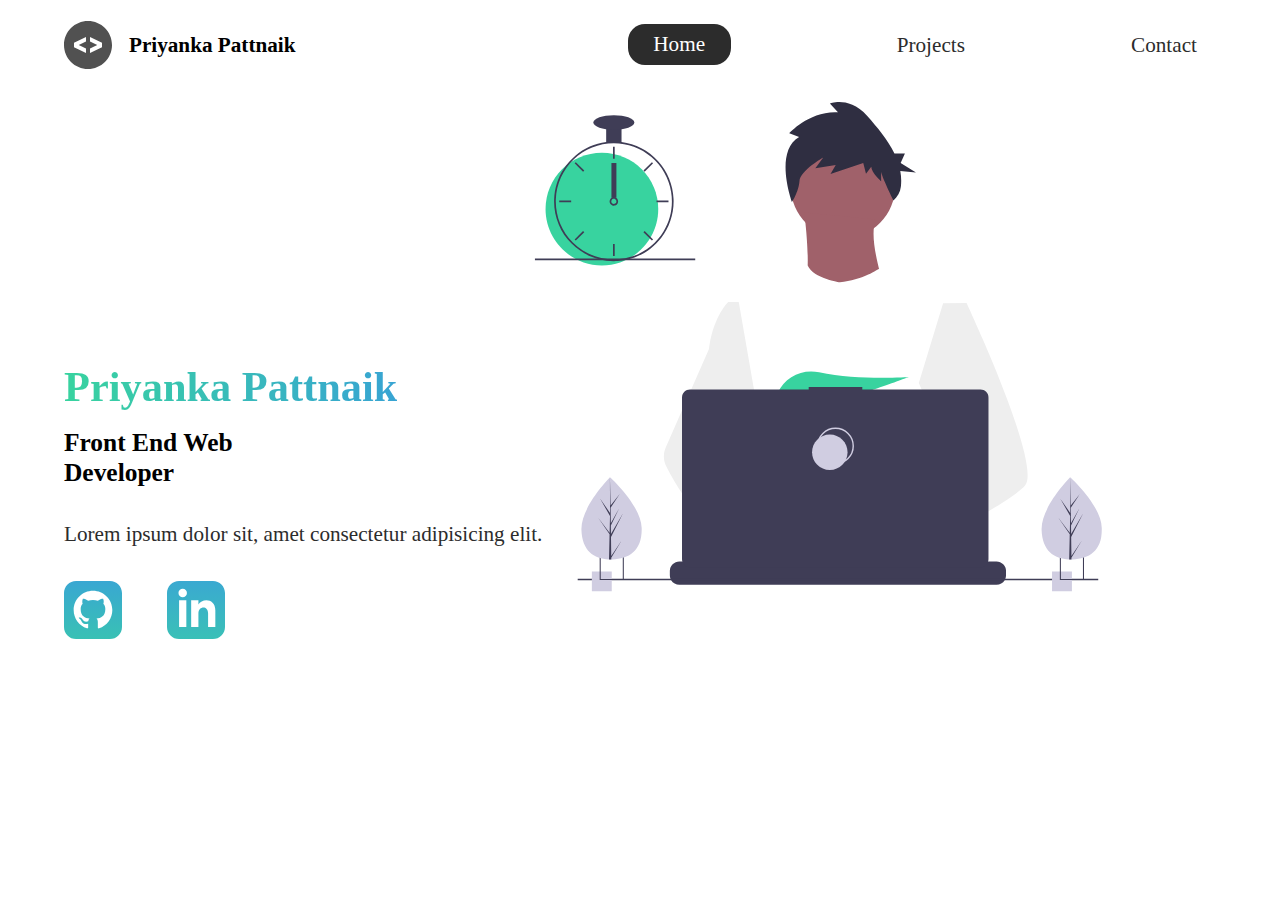
<file: index.html>
<!DOCTYPE html>
<html lang="en">
<head>
    <meta charset="UTF-8">
    <meta name="viewport" content="width=device-width, initial-scale=1.0">
    <meta name="description"
    content="Priyanka pattnaik is a front end web developer" />
    <meta name="robots" content="index,follow" />   
    <link rel="stylesheet" href="./styles/style.css">
    <title>Priyanka Pattnaik | Web Developer </title>
</head>
<body>
    <header class="main-head">
        <nav>
            <div class="logo">
                <img src="./icons/code.svg" alt="logo">
                <h1>Priyanka Pattnaik</h1>
            </div>
            <ul>
                <li><a class="active" href="/">Home</a></li>
                <li><a href="/projects">Projects</a></li>
                <li><a href="./contact">Contact</a></li>
            </ul>
        </nav>
    </header>
    <section class="intro">
        <div class="intro-text">
            <h2>Priyanka Pattnaik</h2>
            <h3>Front End Web <br> Developer</h3>
            <p>Lorem ipsum dolor sit, amet consectetur adipisicing elit.</p>
            <div class="intro-social">
               <a href="#"><img src="./icons/github.svg" alt=""></a> 
               <a href="#"><img src="./icons/linked-in.svg" alt=""></a> 
            </div>
        </div>
        <div class="intro-images">
            <svg
            width="599"
            height="490"
            viewBox="0 0 799 690"
            fill="none"
            xmlns="http://www.w3.org/2000/svg"
          >
            <g id="undraw_dev_productivity_umsq (1) 1" clip-path="url(#clip0)">
              <path
                id="Vector"
                d="M516.92 624.636C516.92 624.636 512.16 626.266 504.42 628.576C487.31 633.706 455.65 642.216 428.82 643.916C405.72 645.396 386.2 641.836 382.63 626.766C381.1 620.286 383.27 614.956 388 610.576C402.12 597.486 439 592.796 468.25 591.186C476.51 590.736 484.15 590.526 490.51 590.446C501.31 590.306 508.39 590.526 508.39 590.526L508.56 591.186L516.92 624.636Z"
                fill="#A0616A"
              />
              <path
                id="Vector_2"
                d="M436.99 672.586C418.61 695.346 342.73 647.666 316.19 629.886C310.41 626.016 306.97 623.566 306.97 623.566L331.25 591.186L338.94 580.936C338.94 580.936 345.82 584.586 355.99 590.526C356.36 590.746 356.73 590.966 357.11 591.186C365.88 596.336 376.89 603.066 388 610.576C403.33 620.946 418.83 632.776 428.82 643.916C438.59 654.806 443.08 665.036 436.99 672.586Z"
                fill="#A0616A"
              />
              <g id="me">
                <path
                  id="Vector_3"
                  d="M434.672 191.952C475.283 191.607 507.926 158.406 507.582 117.795C507.237 77.1832 474.036 44.5403 433.425 44.8847C392.813 45.2291 360.17 78.4303 360.515 119.042C360.859 159.653 394.06 192.296 434.672 191.952Z"
                  fill="#A0616A"
                />
                <path
                  id="Vector_4"
                  d="M379.477 155.65C379.477 155.65 394.216 259.972 373.002 271.875C351.787 283.779 499.929 283.588 499.929 283.588C499.929 283.588 466.124 193.284 480.809 165.449L379.477 155.65Z"
                  fill="#A0616A"
                />
                <path
                  id="Vector_5"
                  d="M608.101 283.199L596.257 339.402L571.214 458.308L570.49 464.815L562.138 540.138L556.582 590.177L552.857 623.79C528.584 636.526 510.988 645.326 510.988 645.326C510.988 645.326 509.404 637.719 506.871 627.99C489.805 633.265 458.218 642.043 431.404 643.97C441.266 654.777 445.842 664.969 439.817 672.57C421.63 695.485 345.349 648.45 318.659 630.896C318.077 635.158 317.879 639.464 318.068 643.762L297.626 628.314L299.331 592.359L302.206 531.522L305.819 455.229C304.448 451.975 303.294 448.634 302.364 445.228C295.956 423.161 288.032 379.057 281.928 342.067C277.016 312.298 273.302 287.138 272.517 281.785C272.411 281.086 272.358 280.726 272.358 280.726L384.363 230.094C392.509 248.556 429.865 253.809 429.865 253.809C460.756 251.417 484.847 234.913 484.847 234.913L608.101 283.199Z"
                  fill="white"
                />
                <path
                  id="Vector_6"
                  d="M372.285 49.3811L358.49 43.9934C358.49 43.9934 386.969 12.1 426.99 14.513L415.635 2.22366C415.635 2.22366 443.04 -9.01799 468.283 19.6674C481.553 34.7467 496.908 52.4737 506.557 72.5077L521.281 72.3829L515.251 85.9663L536.874 99.3152L514.777 97.0719C516.155 104.471 516.421 112.034 515.566 119.511C514.683 126.991 510.928 133.835 505.094 138.598V138.598C505.094 138.598 487.743 103.449 487.696 97.9443L487.813 111.705C487.813 111.705 473.959 99.4371 473.889 91.1807L466.471 100.877L462.593 85.7717L416.475 101.301L423.87 88.8526L395.157 93.2246L406.278 77.9923C406.278 77.9923 373.932 96.1568 372.811 111.304C371.689 126.452 362.299 140.875 362.299 140.875C362.299 140.875 336.213 70.3294 372.285 49.3811Z"
                  fill="#2F2E41"
                />
                <path
                  id="Vector_7"
                  d="M690.215 540.422C682.794 548.605 664.338 560.992 641.951 574.422C633.623 579.413 624.757 584.559 615.71 589.676C594.122 601.889 571.514 614.001 552.857 623.79C528.584 636.526 510.988 645.326 510.988 645.326C510.988 645.326 509.403 637.719 506.871 627.99C503.48 614.968 498.397 598.141 493.184 590.715C493.002 590.456 492.82 590.218 492.638 589.979C491.121 588.022 489.601 586.885 488.112 586.897L562.138 540.138L594.127 519.926L570.489 464.814L540.842 395.683L557.908 339.727L575.062 283.479L608.101 283.199C608.101 283.199 619.243 306.985 633.514 340.166C635.647 345.128 637.851 350.299 640.096 355.64C669.469 425.394 706.176 522.836 690.215 540.422Z"
                  fill="#EEEEEE"
                />
                <path
                  id="Vector_8"
                  d="M358.123 591.2C355.41 591.212 352.702 591.456 350.029 591.928C327.074 596.073 320.47 616.94 318.659 630.896C318.077 635.158 317.879 639.464 318.068 643.761L297.626 628.314L290.178 622.687C272.316 616.628 256.353 605.733 242.483 592.84C230.449 581.456 219.634 568.849 210.213 555.223C200.831 541.793 192.448 527.692 185.134 513.034C183.094 508.943 181.977 504.454 181.864 499.884C181.751 495.314 182.644 490.775 184.48 486.588L209.154 430.327L245.218 348.098C245.471 346.146 245.752 344.237 246.059 342.371C252.995 300.511 272.367 281.786 272.367 281.786L287.286 281.659L297.778 341.932L310.813 416.815L302.364 445.227L282.839 510.845L302.205 531.522L358.123 591.2Z"
                  fill="#EEEEEE"
                />
              </g>
              <path
                id="Vector_9"
                d="M372.877 415.806L385.631 430.686C390.37 429.783 395.319 428.721 400.416 427.529L396.752 415.806L405.71 426.256C459.707 412.975 526.637 387.155 526.637 387.155C526.637 387.155 454.379 392.453 400.428 380.666C376.558 375.451 351.998 387.284 342.202 409.668C336.508 422.679 337.403 433.951 357.596 433.951C364.419 433.835 371.223 433.195 377.949 432.037L372.877 415.806Z"
                fill="#38D39F"
              />
              <path
                id="Vector_10"
                d="M663.65 660.386V666.456C663.654 668.122 663.345 669.774 662.74 671.326C662.472 672.018 662.147 672.687 661.77 673.326C660.578 675.326 658.887 676.983 656.862 678.133C654.838 679.283 652.549 679.887 650.22 679.886H203.67C201.342 679.887 199.053 679.283 197.028 678.133C195.003 676.983 193.312 675.326 192.12 673.326C191.743 672.687 191.419 672.018 191.15 671.326C190.546 669.774 190.237 668.122 190.24 666.456V660.386C190.24 658.622 190.587 656.876 191.262 655.246C191.936 653.616 192.926 652.136 194.173 650.888C195.42 649.641 196.901 648.652 198.53 647.977C200.16 647.302 201.906 646.955 203.67 646.956H229.41V644.126C229.41 644.052 229.425 643.979 229.453 643.911C229.481 643.843 229.522 643.782 229.574 643.73C229.626 643.678 229.688 643.636 229.756 643.608C229.824 643.58 229.897 643.566 229.97 643.566H243.4C243.474 643.566 243.547 643.58 243.615 643.608C243.683 643.636 243.745 643.678 243.797 643.73C243.849 643.782 243.89 643.843 243.918 643.911C243.946 643.979 243.96 644.052 243.96 644.126V646.956H252.35V644.126C252.35 644.052 252.365 643.979 252.393 643.911C252.421 643.843 252.462 643.782 252.514 643.73C252.566 643.678 252.628 643.636 252.696 643.608C252.764 643.58 252.837 643.566 252.91 643.566H266.34C266.414 643.566 266.487 643.58 266.555 643.608C266.623 643.636 266.684 643.678 266.736 643.73C266.789 643.782 266.83 643.843 266.858 643.911C266.886 643.979 266.9 644.052 266.9 644.126V646.956H275.3V644.126C275.3 644.052 275.315 643.979 275.343 643.911C275.371 643.843 275.412 643.782 275.464 643.73C275.516 643.678 275.578 643.636 275.646 643.608C275.714 643.58 275.787 643.566 275.86 643.566H289.29C289.364 643.566 289.437 643.58 289.505 643.608C289.573 643.636 289.634 643.678 289.686 643.73C289.739 643.782 289.78 643.843 289.808 643.911C289.836 643.979 289.85 644.052 289.85 644.126V646.956H298.24V644.126C298.24 644.052 298.255 643.979 298.283 643.911C298.311 643.843 298.352 643.782 298.404 643.73C298.456 643.678 298.518 643.636 298.586 643.608C298.654 643.58 298.727 643.566 298.8 643.566H312.23C312.304 643.566 312.377 643.58 312.445 643.608C312.513 643.636 312.574 643.678 312.626 643.73C312.678 643.782 312.72 643.843 312.748 643.911C312.776 643.979 312.79 644.052 312.79 644.126V646.956H321.18V644.126C321.18 644.052 321.194 643.979 321.223 643.911C321.251 643.843 321.292 643.782 321.344 643.73C321.396 643.678 321.458 643.636 321.526 643.608C321.594 643.58 321.667 643.566 321.74 643.566H335.17C335.244 643.566 335.317 643.58 335.385 643.608C335.453 643.636 335.514 643.678 335.566 643.73C335.618 643.782 335.66 643.843 335.688 643.911C335.716 643.979 335.73 644.052 335.73 644.126V646.956H344.13V644.126C344.13 644.052 344.145 643.979 344.173 643.911C344.201 643.843 344.242 643.782 344.294 643.73C344.346 643.678 344.408 643.636 344.476 643.608C344.544 643.58 344.617 643.566 344.69 643.566H358.12C358.194 643.566 358.267 643.58 358.335 643.608C358.403 643.636 358.464 643.678 358.516 643.73C358.569 643.782 358.61 643.843 358.638 643.911C358.666 643.979 358.68 644.052 358.68 644.126V646.956H367.07V644.126C367.07 644.052 367.085 643.979 367.113 643.911C367.141 643.843 367.182 643.782 367.234 643.73C367.286 643.678 367.348 643.636 367.416 643.608C367.484 643.58 367.557 643.566 367.63 643.566H472.83C472.904 643.566 472.977 643.58 473.045 643.608C473.113 643.636 473.174 643.678 473.227 643.73C473.279 643.782 473.32 643.843 473.348 643.911C473.376 643.979 473.39 644.052 473.39 644.126V646.956H481.79V644.126C481.79 644.052 481.804 643.979 481.833 643.911C481.861 643.843 481.902 643.782 481.954 643.73C482.006 643.678 482.068 643.636 482.136 643.608C482.204 643.58 482.277 643.566 482.35 643.566H495.78C495.928 643.567 496.07 643.627 496.175 643.732C496.279 643.836 496.339 643.978 496.34 644.126V646.956H504.73V644.126C504.73 644.052 504.745 643.979 504.773 643.911C504.801 643.843 504.842 643.782 504.894 643.73C504.946 643.678 505.008 643.636 505.076 643.608C505.144 643.58 505.217 643.566 505.29 643.566H518.72C518.794 643.566 518.867 643.58 518.935 643.608C519.003 643.636 519.065 643.678 519.117 643.73C519.169 643.782 519.21 643.843 519.238 643.911C519.266 643.979 519.28 644.052 519.28 644.126V646.956H527.67V644.126C527.67 644.052 527.685 643.979 527.713 643.911C527.741 643.843 527.782 643.782 527.834 643.73C527.886 643.678 527.948 643.636 528.016 643.608C528.084 643.58 528.157 643.566 528.23 643.566H541.66C541.734 643.566 541.807 643.58 541.875 643.608C541.943 643.636 542.005 643.678 542.057 643.73C542.109 643.782 542.15 643.843 542.178 643.911C542.206 643.979 542.22 644.052 542.22 644.126V646.956H550.62V644.126C550.62 644.052 550.635 643.979 550.663 643.911C550.691 643.843 550.732 643.782 550.784 643.73C550.836 643.678 550.898 643.636 550.966 643.608C551.034 643.58 551.107 643.566 551.18 643.566H564.61C564.757 643.568 564.898 643.628 565.001 643.733C565.104 643.837 565.161 643.979 565.16 644.126V646.956H573.56V644.126C573.56 644.052 573.575 643.979 573.603 643.911C573.631 643.843 573.672 643.782 573.724 643.73C573.776 643.678 573.838 643.636 573.906 643.608C573.974 643.58 574.047 643.566 574.12 643.566H587.55C587.624 643.566 587.697 643.58 587.765 643.608C587.833 643.636 587.895 643.678 587.947 643.73C587.999 643.782 588.04 643.843 588.068 643.911C588.096 643.979 588.11 644.052 588.11 644.126V646.956H596.5V644.126C596.5 644.052 596.515 643.979 596.543 643.911C596.571 643.843 596.612 643.782 596.664 643.73C596.716 643.678 596.778 643.636 596.846 643.608C596.914 643.58 596.987 643.566 597.06 643.566H610.49C610.564 643.566 610.637 643.58 610.705 643.608C610.773 643.636 610.835 643.678 610.887 643.73C610.939 643.782 610.98 643.843 611.008 643.911C611.036 643.979 611.05 644.052 611.05 644.126V646.956H650.22C651.984 646.955 653.731 647.302 655.36 647.977C656.99 648.652 658.471 649.641 659.718 650.888C660.965 652.136 661.954 653.616 662.629 655.246C663.304 656.876 663.651 658.622 663.65 660.386Z"
                fill="#3F3D56"
              />
              <path
                id="Vector_11"
                d="M793.5 671.326H60.5V673.326H793.5V671.326Z"
                fill="#3F3D56"
              />
              <path
                id="Vector_12"
                d="M627.694 404.757H461.251V401.326H385.78V404.757H218.651C215.665 404.757 212.801 405.943 210.69 408.054C208.578 410.166 207.392 413.029 207.392 416.015V643.927C207.392 646.913 208.578 649.776 210.69 651.888C212.801 653.999 215.665 655.185 218.651 655.185H627.694C630.68 655.185 633.544 653.999 635.655 651.888C637.767 649.776 638.953 646.913 638.953 643.927V416.015C638.953 414.537 638.662 413.073 638.096 411.707C637.53 410.341 636.701 409.1 635.655 408.054C634.61 407.009 633.369 406.18 632.003 405.614C630.637 405.048 629.173 404.757 627.694 404.757Z"
                fill="#3F3D56"
              />
              <path
                id="Vector_13"
                d="M423.5 509.326C437.307 509.326 448.5 498.133 448.5 484.326C448.5 470.519 437.307 459.326 423.5 459.326C409.693 459.326 398.5 470.519 398.5 484.326C398.5 498.133 409.693 509.326 423.5 509.326Z"
                stroke="#D0CDE1"
                stroke-width="2"
                stroke-miterlimit="10"
              />
              <path
                id="Vector_14"
                d="M415.5 518.326C429.307 518.326 440.5 507.133 440.5 493.326C440.5 479.519 429.307 468.326 415.5 468.326C401.693 468.326 390.5 479.519 390.5 493.326C390.5 507.133 401.693 518.326 415.5 518.326Z"
                fill="#D0CDE1"
              />
              <path
                id="Vector_15"
                d="M108.446 661.223H80.4463V689.223H108.446V661.223Z"
                fill="#D0CDE1"
              />
              <path
                id="Vector_16"
                d="M91.4502 639.223V673.223H125.45V639.223H91.4502ZM123.97 671.743H92.9202V640.703H123.97V671.743Z"
                fill="#3F3D56"
              />
              <path
                id="Vector_17"
                d="M756.446 661.223H728.446V689.223H756.446V661.223Z"
                fill="#D0CDE1"
              />
              <path
                id="Vector_18"
                d="M739.45 639.223V673.223H773.45V639.223H739.45ZM771.97 671.743H740.92V640.703H771.97V671.743Z"
                fill="#3F3D56"
              />
              <path
                id="Vector_19"
                d="M94.5802 230.113C138.399 230.113 173.921 194.592 173.921 150.773C173.921 106.955 138.399 71.4326 94.5802 71.4326C50.7617 71.4326 15.2397 106.955 15.2397 150.773C15.2397 194.592 50.7617 230.113 94.5802 230.113Z"
                fill="#38D39F"
              />
              <path
                id="Vector_20"
                d="M122.229 56.4899C115.045 55.5763 107.774 55.5763 100.59 56.4899C84.586 58.5913 69.5203 65.2398 57.181 75.6465C44.8417 86.0532 35.7467 99.7813 30.9754 115.202C28.8053 122.229 27.5764 129.514 27.3208 136.864C27.2848 137.886 27.2607 138.92 27.2607 139.954C27.283 162.264 36.1559 183.655 51.932 199.431C67.7082 215.207 89.0989 224.08 111.41 224.103C113.201 224.103 114.992 224.042 116.759 223.934C120.907 223.674 125.03 223.103 129.093 222.227C148.495 218.055 165.798 207.161 177.947 191.468C190.095 175.776 196.308 156.295 195.487 136.467C194.665 116.638 186.863 97.738 173.459 83.1039C160.054 68.4698 141.909 59.0435 122.229 56.4899H122.229ZM137.748 217.347H137.736C130.959 219.659 123.905 221.062 116.759 221.518C114.992 221.638 113.201 221.698 111.41 221.698C89.7377 221.672 68.961 213.051 53.6367 197.727C38.3123 182.402 29.6914 161.626 29.6649 139.954C29.6649 138.92 29.689 137.886 29.725 136.864C30.5514 115.744 39.5156 95.7617 54.7411 81.1008C69.9666 66.44 90.273 58.237 111.41 58.2089C130.776 58.21 149.513 65.0865 164.283 77.6131C179.052 90.1398 188.895 107.503 192.057 126.61C195.219 145.716 191.496 165.325 181.55 181.942C171.604 198.559 156.081 211.106 137.748 217.347H137.748Z"
                fill="#3F3D56"
              />
              <path
                id="Vector_21"
                d="M112.612 63.0176H110.208V79.8474H112.612V63.0176Z"
                fill="#3F3D56"
              />
              <path
                id="Vector_22"
                d="M57.8578 84.7018L56.1577 86.4019L68.0582 98.3023L69.7582 96.6022L57.8578 84.7018Z"
                fill="#3F3D56"
              />
              <path
                id="Vector_23"
                d="M34.4736 138.751V141.156H51.3034V138.751H34.4736Z"
                fill="#3F3D56"
              />
              <path
                id="Vector_24"
                d="M56.1578 193.506L57.8579 195.206L69.7584 183.306L68.0583 181.606L56.1578 193.506Z"
                fill="#3F3D56"
              />
              <path
                id="Vector_25"
                d="M153.062 96.6022L154.762 98.3022L166.662 86.4018L164.962 84.7017L153.062 96.6022Z"
                fill="#3F3D56"
              />
              <path
                id="Vector_26"
                d="M171.516 138.751V141.156H188.346V138.751H171.516Z"
                fill="#3F3D56"
              />
              <path
                id="Vector_27"
                d="M154.762 181.605L153.062 183.305L164.962 195.206L166.662 193.506L154.762 181.605Z"
                fill="#3F3D56"
              />
              <path
                id="Vector_28"
                d="M112.612 200.06H110.208V216.89H112.612V200.06Z"
                fill="#3F3D56"
              />
              <path
                id="Vector_29"
                d="M115.016 135.145C113.976 134.365 112.711 133.943 111.41 133.943C110.11 133.943 108.844 134.365 107.804 135.145C107.091 135.686 106.505 136.375 106.085 137.165C105.552 138.181 105.322 139.329 105.421 140.473C105.52 141.616 105.944 142.707 106.644 143.617C107.343 144.527 108.288 145.218 109.368 145.608C110.447 145.997 111.616 146.07 112.735 145.817C113.855 145.564 114.878 144.996 115.685 144.179C116.492 143.363 117.048 142.333 117.288 141.21C117.528 140.088 117.441 138.92 117.039 137.846C116.636 136.771 115.935 135.834 115.017 135.145H115.016ZM111.41 143.56C110.454 143.557 109.539 143.176 108.863 142.501C108.187 141.825 107.807 140.909 107.804 139.954C107.808 139.224 108.03 138.513 108.441 137.91C108.793 137.4 109.271 136.989 109.828 136.718C110.386 136.446 111.004 136.323 111.623 136.361C112.241 136.398 112.84 136.594 113.361 136.931C113.881 137.267 114.307 137.732 114.595 138.281C114.883 138.83 115.025 139.444 115.007 140.063C114.989 140.683 114.811 141.287 114.491 141.818C114.17 142.349 113.719 142.788 113.179 143.093C112.639 143.398 112.03 143.559 111.41 143.56V143.56Z"
                fill="#3F3D56"
              />
              <path
                id="Vector_30"
                d="M122.229 35.3687H100.591V57.007H122.229V35.3687Z"
                fill="#3F3D56"
              />
              <path
                id="Vector_31"
                d="M111.41 38.9748C127.344 38.9748 140.261 34.4 140.261 28.7567C140.261 23.1134 127.344 18.5386 111.41 18.5386C95.4757 18.5386 82.5586 23.1134 82.5586 28.7567C82.5586 34.4 95.4757 38.9748 111.41 38.9748Z"
                fill="#3F3D56"
              />
              <path id="clock-arrow" d="M115 86H108V135H115V86Z" fill="#3F3D56" />
              <path
                id="Vector_32"
                d="M226 220.44H0V222.844H226V220.44Z"
                fill="#3F3D56"
              />
              <g id="plant-left">
                <path
                  id="Vector_33"
                  d="M150.594 599.754C151.527 631.704 132.858 643.413 109.43 644.097C108.886 644.113 108.344 644.123 107.805 644.126C106.719 644.135 105.643 644.117 104.577 644.072C83.3891 643.193 66.6172 631.945 65.7495 602.232C64.8515 571.482 103.018 531.529 105.882 528.574L105.887 528.571C105.996 528.458 106.052 528.402 106.052 528.402C106.052 528.402 149.661 567.807 150.594 599.754Z"
                  fill="#D0CDE1"
                />
                <path
                  id="Vector_34"
                  d="M107.744 639.255L122.626 617.124L107.774 641.636L107.805 644.126C106.719 644.135 105.643 644.117 104.577 644.072L105.315 612.06L105.295 611.813L105.322 611.766L105.393 608.741L89.0952 585.078L105.374 606.477L105.432 607.116L105.989 582.93L91.9122 558.397L106.029 578.681L105.882 528.574L105.882 528.407L105.887 528.571L106.821 568.062L119.651 552.021L106.863 571.464L107.143 593.098L118.949 571.984L107.187 596.279L107.343 608.308L124.512 578.897L107.395 612.505L107.744 639.255Z"
                  fill="#3F3D56"
                />
              </g>
              <g id="plant-right">
                <path
                  id="Vector_35"
                  d="M798.594 599.754C799.527 631.704 780.858 643.413 757.43 644.097C756.886 644.113 756.344 644.123 755.805 644.126C754.719 644.135 753.643 644.117 752.577 644.072C731.389 643.193 714.617 631.945 713.749 602.232C712.851 571.482 751.018 531.529 753.882 528.574L753.887 528.571C753.996 528.458 754.052 528.402 754.052 528.402C754.052 528.402 797.661 567.807 798.594 599.754Z"
                  fill="#D0CDE1"
                />
                <path
                  id="Vector_36"
                  d="M755.744 639.255L770.626 617.124L755.774 641.636L755.805 644.126C754.719 644.135 753.643 644.117 752.577 644.072L753.315 612.06L753.295 611.813L753.323 611.766L753.393 608.741L737.095 585.078L753.374 606.477L753.432 607.116L753.989 582.93L739.912 558.397L754.029 578.681L753.882 528.574L753.882 528.407L753.887 528.571L754.821 568.062L767.651 552.021L754.864 571.464L755.143 593.098L766.949 571.984L755.187 596.279L755.343 608.308L772.512 578.897L755.395 612.505L755.744 639.255Z"
                  fill="#3F3D56"
                />
              </g>
            </g>
            <defs>
              <clipPath id="clip0">
                <rect width="798.627" height="689.223" fill="white" />
              </clipPath>
            </defs>
          </svg>
          <img class="splash" src="./img/splash.svg" alt="" >
        </div>
    </section>
  </body>
</html>
</file>
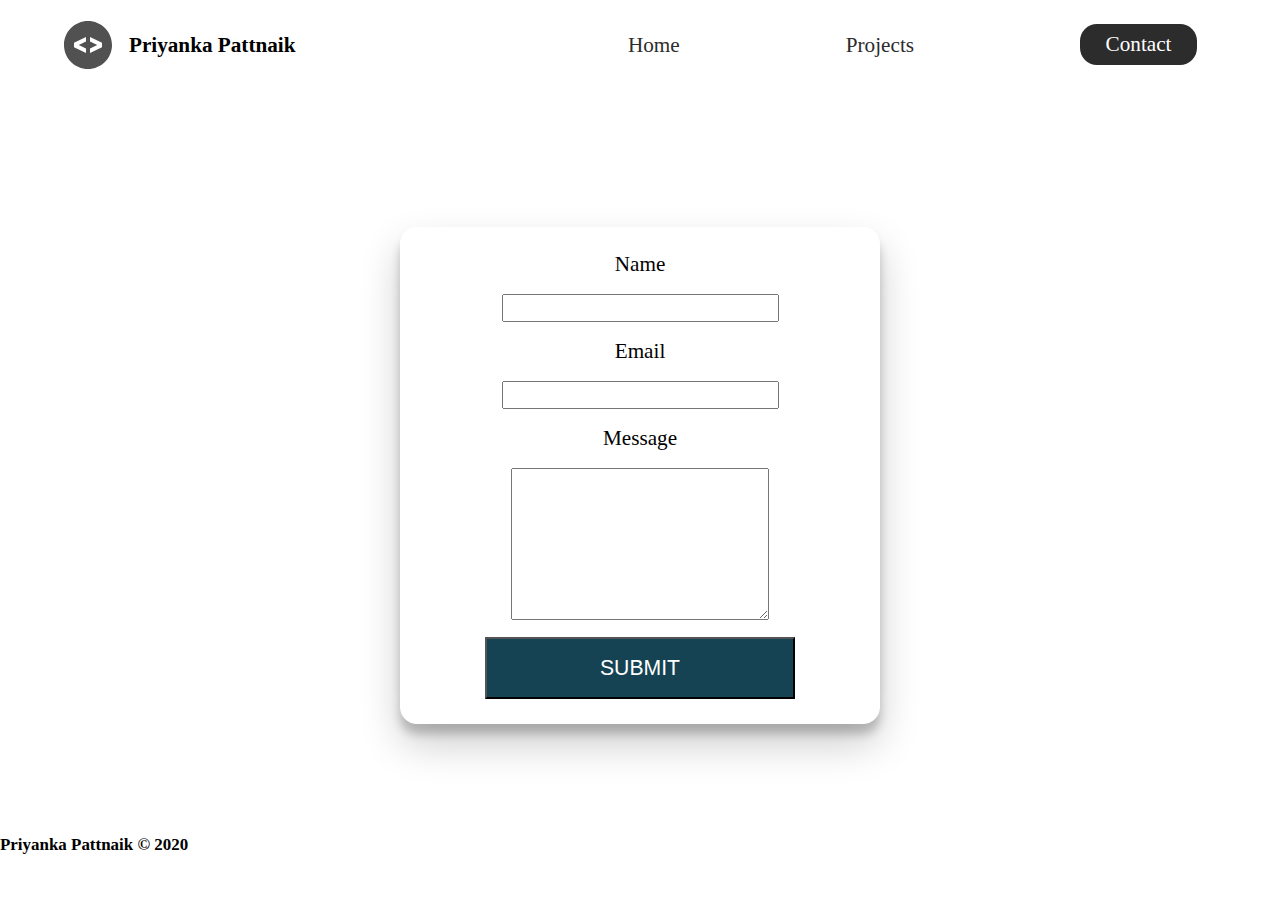
<file: contact/index.html>
<!DOCTYPE html>
<html lang="en">
<head>
    <meta charset="UTF-8">
    <meta name="viewport" content="width=device-width, initial-scale=1.0">
    <meta name="description"
    content="Priyanka pattnaik is a front end web developer" />
    <meta name="robots" content="index,follow" />   
    <link rel="stylesheet" href="../styles/style.css">
    <title>Priyanka Pattnaik | Web Developer </title>
</head>
<body>
    <header class="main-head">
        <nav>
            <div class="logo">
                <img src="../icons/code.svg" alt="logo">
                <h1>Priyanka Pattnaik</h1>
            </div>
            <ul>
                <li><a  href="../index.html">Home</a></li>
                <li><a  href="../projects/">Projects</a></li>
                <li><a class="active" href="./index.html">Contact</a></li>
            </ul>
        </nav>
    </header>
    <section class="form-section">
        <form>
            <label for="name">Name</label>
            <input type="text" name="name" id="name" required>
            <label for="email">Email</label>
            <input type="email" name="email" id="email" required>
            <label for="message">Message</label>
            <textarea name="message" id="message" cols="30" rows="10"></textarea>
            <button type="submit">SUBMIT</button>
        </form>
        
    </section>
    <footer>
        <h4>Priyanka Pattnaik &copy; 2020</h4>

    </footer>
</body>
</html>
</file>
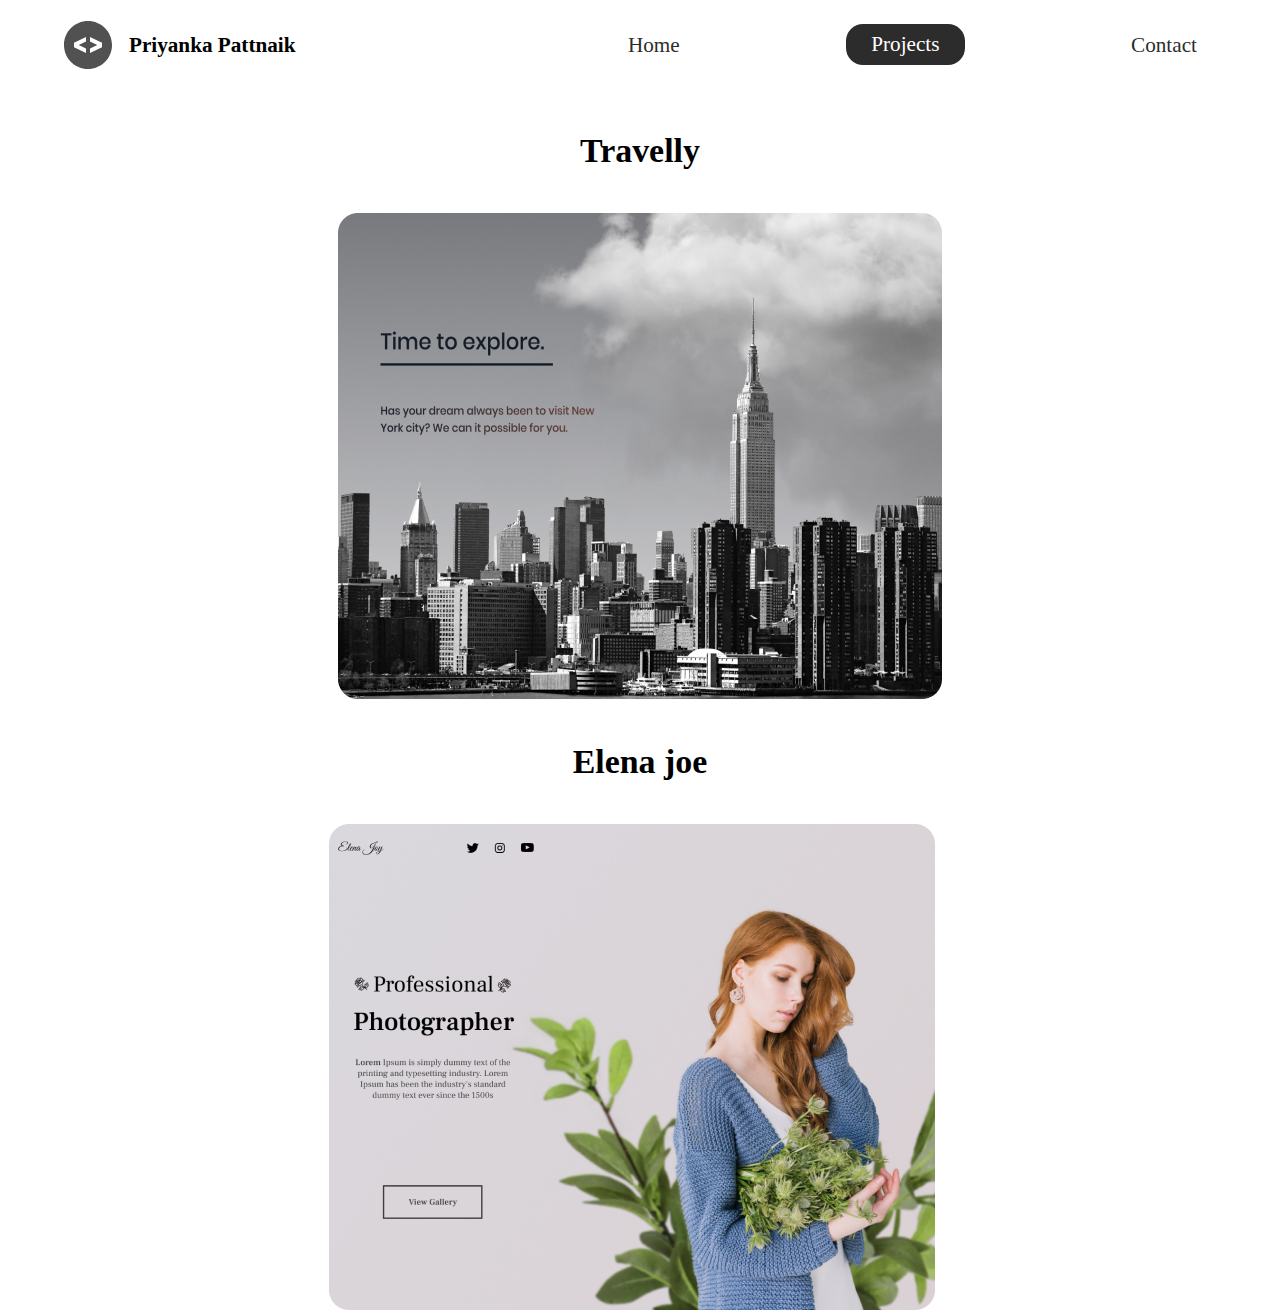
<file: projects/index.html>
<!DOCTYPE html>
<html lang="en">
<head>
    <meta charset="UTF-8">
    <meta name="viewport" content="width=device-width, initial-scale=1.0">
    <meta name="description"
    content="Priyanka pattnaik is a front end web developer" />
    <meta name="robots" content="index,follow" />   
    <link rel="stylesheet" href="../styles/style.css">
    <title>Priyanka Pattnaik | Web Developer </title>
</head>
<body>
    <header class="main-head">
        <nav>
            <div class="logo">
                <img src="../icons/code.svg" alt="logo">
                <h1>Priyanka Pattnaik</h1>
            </div>
            <ul>
                <li><a  href="../index.html">Home</a></li>
                <li><a class="active" href="./index.html">Projects</a></li>
                <li><a href="../contact">Contact</a></li>
            </ul>
        </nav>
    </header>
    <section class="projects">
        <div class="travelly">
            <h2>Travelly</h2>
            <img src="../img/travelly.jpg" alt="">
        </div>
        <div class="elena">
            <h2>Elena joe</h2>
            <img src="../img/elena-joy.jpg" alt="">
        </div>
    </section>
</body>
</html>
</file>
<file: styles/style.css>
* {
  margin: 0;
  padding: 0;
  -webkit-box-sizing: border-box;
          box-sizing: border-box;
}

html {
  font-size: 62.5%;
}

h1 {
  font-size: 2.5rem;
}

a, li, button, label, input, p {
  font-size: 2.5rem;
}

h2 {
  font-size: 4rem;
}

h3 {
  font-size: 2.5rem;
}

h4, h5 {
  font-size: 2rem;
}

ul {
  list-style: none;
}

a {
  text-decoration: none;
  color: #2c2c2c;
}

.main-head {
  width: 95%;
  margin: 0 0 0 auto;
}

nav {
  display: -webkit-box;
  display: -ms-flexbox;
  display: flex;
  -webkit-box-pack: justify;
      -ms-flex-pack: justify;
          justify-content: space-between;
  -webkit-box-align: center;
      -ms-flex-align: center;
          align-items: center;
  -webkit-box-orient: horizontal;
  -webkit-box-direction: normal;
      -ms-flex-direction: row;
          flex-direction: row;
  min-height: 10vh;
  width: 60%;
  -ms-flex-wrap: wrap;
      flex-wrap: wrap;
}

nav .logo {
  display: -webkit-box;
  display: -ms-flexbox;
  display: flex;
  -webkit-box-pack: start;
      -ms-flex-pack: start;
          justify-content: flex-start;
  -webkit-box-align: center;
      -ms-flex-align: center;
          align-items: center;
  -webkit-box-orient: horizontal;
  -webkit-box-direction: normal;
      -ms-flex-direction: row;
          flex-direction: row;
  -webkit-box-flex: 1;
      -ms-flex: 1 1 10rem;
          flex: 1 1 10rem;
}

nav .logo h1 {
  margin: 2rem;
}

nav ul {
  display: -webkit-box;
  display: -ms-flexbox;
  display: flex;
  -ms-flex-pack: distribute;
      justify-content: space-around;
  -webkit-box-align: center;
      -ms-flex-align: center;
          align-items: center;
  -webkit-box-orient: horizontal;
  -webkit-box-direction: normal;
      -ms-flex-direction: row;
          flex-direction: row;
  -webkit-box-flex: 1;
      -ms-flex: 1 1 40rem;
          flex: 1 1 40rem;
}

svg {
  margin-top: 12rem;
  margin-right: 20rem;
}

.intro {
  min-height: 90vh;
  width: 90%;
  margin: auto;
  -ms-flex-wrap: wrap;
      flex-wrap: wrap;
  display: -webkit-box;
  display: -ms-flexbox;
  display: flex;
  -webkit-box-pack: justify;
      -ms-flex-pack: justify;
          justify-content: space-between;
  -webkit-box-align: center;
      -ms-flex-align: center;
          align-items: center;
  -webkit-box-orient: horizontal;
  -webkit-box-direction: normal;
      -ms-flex-direction: row;
          flex-direction: row;
}

.intro h2 {
  font-size: 5rem;
  padding-top: 2rem;
  background: -webkit-gradient(linear, left top, right top, from(#38d39f), to(#38a4d3));
  background: linear-gradient(left, #38d39f, #38a4d3);
  background-clip: text;
  -webkit-text-fill-color: transparent;
  display: inline-block;
}

.intro h3 {
  font-size: 3rem;
  padding: 2rem 0rem;
}

.intro p {
  padding-top: 2rem;
  color: #2c2c2c;
}

.splash {
  position: absolute;
  top: 0%;
  right: 0%;
  height: 100%;
  z-index: -1;
}

.intro-images {
  position: absolute;
  top: 0%;
  right: 0%;
  height: 100%;
}

.intro-social {
  margin-top: 4rem;
}

.intro-social a {
  margin-right: 5rem;
}

.active {
  background: #2c2c2c;
  color: white;
  padding: 1rem 3rem;
  border-radius: 2rem;
}

.intro-text, .intro-images {
  -webkit-box-flex: 1;
      -ms-flex: 1 1 40rem;
          flex: 1 1 40rem;
}

#plant-left {
  -webkit-animation: plant 1.5s ease infinite alternate;
          animation: plant 1.5s ease infinite alternate;
}

#plant-right {
  -webkit-animation: plant 1.5s ease infinite alternate 0.5s;
          animation: plant 1.5s ease infinite alternate 0.5s;
}

#me {
  -webkit-animation: me 1s ease  infinite alternate;
          animation: me 1s ease  infinite alternate;
  -webkit-transform-origin: bottom;
          transform-origin: bottom;
}

#clock-arrow {
  -webkit-animation: clock 1.7s infinite linear;
          animation: clock 1.7s infinite linear;
  -webkit-transform-origin: bottom;
          transform-origin: bottom;
  transform-box: fill-box;
}

@-webkit-keyframes me {
  from {
    -webkit-transform: rotateZ(-5deg);
            transform: rotateZ(-5deg);
  }
  to {
    -webkit-transform: rotateZ(5deg);
            transform: rotateZ(5deg);
  }
}

@keyframes me {
  from {
    -webkit-transform: rotateZ(-5deg);
            transform: rotateZ(-5deg);
  }
  to {
    -webkit-transform: rotateZ(5deg);
            transform: rotateZ(5deg);
  }
}

@-webkit-keyframes plant {
  from {
    -webkit-transform: translateY(0%);
            transform: translateY(0%);
  }
  to {
    -webkit-transform: translateY(-30%);
            transform: translateY(-30%);
  }
}

@keyframes plant {
  from {
    -webkit-transform: translateY(0%);
            transform: translateY(0%);
  }
  to {
    -webkit-transform: translateY(-30%);
            transform: translateY(-30%);
  }
}

@-webkit-keyframes clock {
  from {
    -webkit-transform: rotateZ(0deg);
            transform: rotateZ(0deg);
  }
  to {
    -webkit-transform: rotateZ(360deg);
            transform: rotateZ(360deg);
  }
}

@keyframes clock {
  from {
    -webkit-transform: rotateZ(0deg);
            transform: rotateZ(0deg);
  }
  to {
    -webkit-transform: rotateZ(360deg);
            transform: rotateZ(360deg);
  }
}

.projects {
  width: 90%;
  margin: auto;
  min-height: 90vh;
  display: -webkit-box;
  display: -ms-flexbox;
  display: flex;
  -webkit-box-pack: justify;
      -ms-flex-pack: justify;
          justify-content: space-between;
  -webkit-box-align: center;
      -ms-flex-align: center;
          align-items: center;
  -webkit-box-orient: horizontal;
  -webkit-box-direction: normal;
      -ms-flex-direction: row;
          flex-direction: row;
  text-align: center;
  -ms-flex-wrap: wrap;
      flex-wrap: wrap;
}

.projects h2 {
  margin: 5rem;
}

.travelly, .elena {
  -webkit-box-flex: 1;
      -ms-flex: 1 1 40rem;
          flex: 1 1 40rem;
}

.form-section {
  min-height: 80vh;
  display: -webkit-box;
  display: -ms-flexbox;
  display: flex;
  -webkit-box-pack: center;
      -ms-flex-pack: center;
          justify-content: center;
  -webkit-box-align: center;
      -ms-flex-align: center;
          align-items: center;
  -webkit-box-orient: horizontal;
  -webkit-box-direction: normal;
      -ms-flex-direction: row;
          flex-direction: row;
  margin-top: 3rem;
}

.form-section form {
  padding: 3rem 10rem;
  -webkit-box-shadow: 0px 10px 10px rgba(0, 0, 0, 0.2), 0px 20px 40px rgba(0, 0, 0, 0.2);
          box-shadow: 0px 10px 10px rgba(0, 0, 0, 0.2), 0px 20px 40px rgba(0, 0, 0, 0.2);
  border-radius: 2rem;
  display: -webkit-box;
  display: -ms-flexbox;
  display: flex;
  -webkit-box-pack: center;
      -ms-flex-pack: center;
          justify-content: center;
  -webkit-box-align: center;
      -ms-flex-align: center;
          align-items: center;
  -webkit-box-orient: vertical;
  -webkit-box-direction: normal;
      -ms-flex-direction: column;
          flex-direction: column;
}

.form-section form input, .form-section form textarea {
  margin: 2rem;
}

.form-section form input:focus, .form-section form textarea:focus {
  outline: 2px solid black;
}

.form-section form button {
  width: 100%;
  padding: 2rem;
  background: #154353;
  color: white;
}

.form-section form button:focus {
  background: #2e6886;
}

@media screen and (max-width: 1332px) {
  html {
    font-size: 53%;
  }
  .splash {
    display: none;
  }
  svg {
    width: 80%;
  }
  nav {
    width: 100%;
  }
}

@media screen and (max-width: 576px) {
  html {
    font-size: 45%;
  }
  svg {
    height: 220%;
  }
  .main-head {
    width: 100%;
  }
  nav {
    margin: 2rem;
  }
  nav .logo {
    display: -webkit-box;
    display: -ms-flexbox;
    display: flex;
    -webkit-box-pack: center;
        -ms-flex-pack: center;
            justify-content: center;
    -webkit-box-align: center;
        -ms-flex-align: center;
            align-items: center;
    -webkit-box-orient: vertical;
    -webkit-box-direction: normal;
        -ms-flex-direction: column;
            flex-direction: column;
    -webkit-box-flex: 1;
        -ms-flex: 1 1 20rem;
            flex: 1 1 20rem;
    margin-top: 2rem;
  }
  nav ul {
    -webkit-box-flex: 1;
        -ms-flex: 1 1 60rem;
            flex: 1 1 60rem;
    margin: 2rem 0rem;
  }
  .intro-rext {
    margin-top: 5rem;
    text-align: center;
  }
}
/*# sourceMappingURL=style.css.map */
</file>
